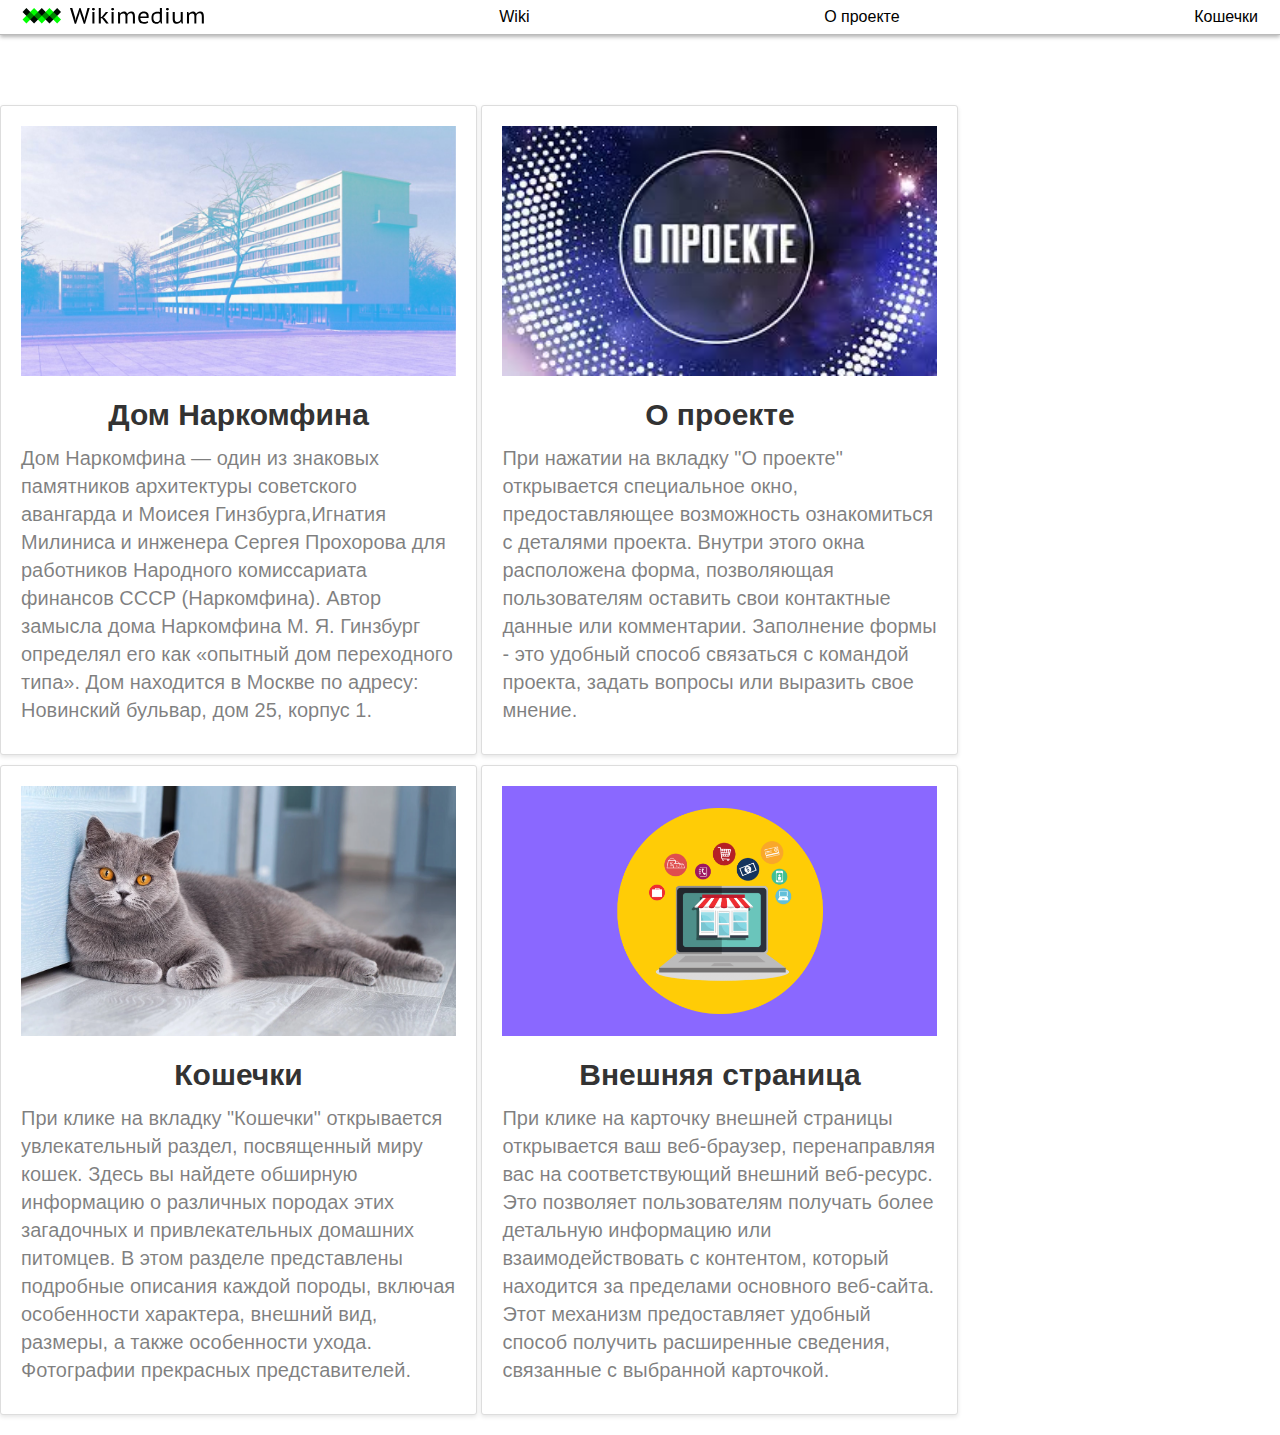
<file: index.html>
<!DOCTYPE html>
<html lang="ru" dir="ltr">
  <head>
    <meta charset="utf-8" />
    <meta name="viewport" content="width=device-width" />
    <title>Главная</title>
    <link rel="stylesheet" href="stylesheets/style.css" />
    <link rel="stylesheet" href="stylesheets/media-1.css" />
    <link rel="icon" type="image/x-icon" href="images/favicon.ico" />
    <link rel="icon" type="image/png" href="images/favicon.png" />
    <meta property="og:type" content="article" />
    <meta property="og:url" content="{page_url}" />
    <meta property="og:title" content="Wikimedium" />
    <meta property="og:description" content="Проект? обучающий основам html" />
    <meta property="og:image" content="{image_url}" />
  </head>
  <body>
    <!-- shapka -->
    <div class="menubar">
      <!-- a{text}*2 i nazhat tab  -->
      <!-- 1- Текстовые и графические гиперссылки, открывающиеся в текущем окне; -->
      <!-- 5- Показывающую посетителю его текущее положение, выделением фрагмента навигации -->
      <a href="index.html"><img src="images/logo.svg" alt="" /></a>
      <a href="wikimedium.html">Wiki</a>
      <a href="about.html">О проекте</a>
      <a href="page.html">Кошечки</a>
    </div>

    <div id="container">
      <div class="index_item">
        <img src="images/narkomfin.jpg" alt="" />
        <h1 id="s1">Дом Наркомфина</h1>
        <p>
          Дом Наркомфина — один из знаковых памятников архитектуры советского
          авангарда и Моисея Гинзбурга,Игнатия Милиниса и инженера Сергея
          Прохорова для работников Народного комиссариата финансов СССР
          (Наркомфина). Автор замысла дома Наркомфина М. Я. Гинзбург определял
          его как «опытный дом переходного типа». Дом находится в Москве по
          адресу: Новинский бульвар, дом 25, корпус 1.
        </p>
        <a href="wikimedium.html"></a>
      </div>
      <div class="index_item">
        <img src="images/project.png" alt="" />
        <h1 id="s1">О проекте</h1>
        <p>
          При нажатии на вкладку "О проекте" открывается специальное окно,
          предоставляющее возможность ознакомиться с деталями проекта. Внутри
          этого окна расположена форма, позволяющая пользователям оставить свои
          контактные данные или комментарии. Заполнение формы - это удобный
          способ связаться с командой проекта, задать вопросы или выразить свое
          мнение.
        </p>
        <a href="about.html"></a>
      </div>
      <div class="index_item">
        <img src="images/cat3.png" alt="" />
        <h1 id="s1">Кошечки</h1>
        <p>
          При клике на вкладку "Кошечки" открывается увлекательный раздел,
          посвященный миру кошек. Здесь вы найдете обширную информацию о
          различных породах этих загадочных и привлекательных домашних питомцев.
          В этом разделе представлены подробные описания каждой породы, включая
          особенности характера, внешний вид, размеры, а также особенности
          ухода. Фотографии прекрасных представителей.
        </p>
        <a href="page.html"></a>
      </div>
      <div class="index_item">
        <img src="images/out.png" alt="" />
        <h1 id="s1">Внешняя страница</h1>
        <p>
          При клике на карточку внешней страницы открывается ваш веб-браузер,
          перенаправляя вас на соответствующий внешний веб-ресурс. Это позволяет
          пользователям получать более детальную информацию или
          взаимодействовать с контентом, который находится за пределами
          основного веб-сайта. Этот механизм предоставляет удобный способ
          получить расширенные сведения, связанные с выбранной карточкой.
        </p>
        <a
          href="https://www.google.com/search?q=%D0%B2%D0%BD%D0%B5%D1%88%D0%BD%D1%8F%D1%8F+%D1%81%D1%82%D1%80%D0%B0%D0%BD%D0%B8%D1%86%D0%B0&oq=%D0%B2%D0%BD%D0%B5%D1%88%D0%BD%D1%8F%D1%8F+%D1%81%D1%82%D1%80%D0%B0%D0%BD%D0%B8%D1%86%D0%B0&gs_lcrp=EgZjaHJvbWUyBggAEEUYOTIKCAEQABgPGBYYHjIKCAIQABgPGBYYHtIBCDI2NzlqMGo3qAIAsAIA&sourceid=chrome&ie=UTF-8"
        ></a>
      </div>
    </div>

    <script src="javascripts/jquery-3.6.1.js" charset="utf-8"></script>
  </body>
</html>
</file>
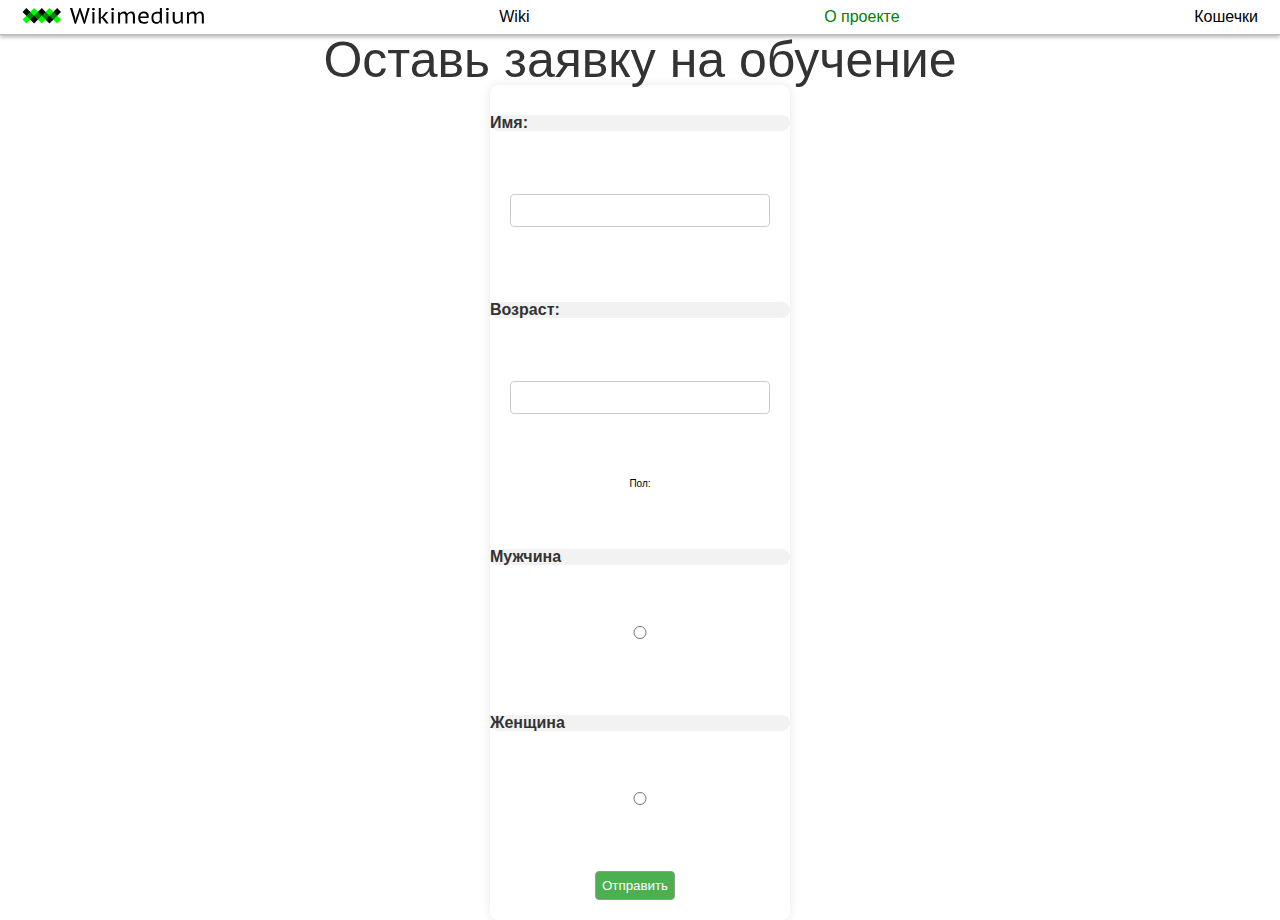
<file: about.html>
<!DOCTYPE html>
<html lang="ru" dir="ltr">
  <head>
    <meta charset="utf-8" />
    <meta name="viewport" content="width=device-width" />
    <title>О проекте</title>
    <link rel="stylesheet" href="stylesheets/about.css" />
    <link rel="stylesheet" href="stylesheets/style.css" />
    <link rel="icon" type="image/x-icon" href="images/favicon.ico" />
    <link rel="icon" type="image/png" href="images/favicon.png" />
  </head>

  <body>

    <!-- shapka -->
    
    <div class="all_about">
      <div class="menubar">
        <a href="index.html"><img src="images/logo.svg" alt="" /></a>
        <a href="wikimedium.html">Wiki</a>
        <a id="color-green" href="about.html">О проекте</a>
        <a href="page.html">Кошечки</a>
      </div>

      <h1 class="contact">Оставь заявку на обучение</h1>

<form id="contactForm" action="/submit_form.php" method="post">
    <!-- Text Input -->
    <label for="name">Имя:</label>
    <input type="text" id="name" name="name" required>

    <!-- Number Input -->
    <label for="age">Возраст:</label>
    <input type="number" id="age" name="age" min="1" required>

    <!-- Radio Input -->
    <p>Пол:</p>
    <label for="male">Мужчина</label>
    <input type="radio" id="male" name="gender" value="male" required>

    <label for="female">Женщина</label>
    <input type="radio" id="female" name="gender" value="female" required>

    <!-- Submit Button -->
    <button type="submit">Отправить</button>
</form>

<div class="thank-you-message" id="thankYouMessage">Спасибо за заявку! Мы скоро свяжемся с Вами!</div>

<script>
    document.getElementById('contactForm').addEventListener('submit', function (e) {
        e.preventDefault();

        // Hide the form
        document.getElementById('contactForm').style.display = 'none';

        // Show the thank-you message
        document.getElementById('thankYouMessage').style.display = 'block';
    });
</script>

    </body>
</html>
</file>
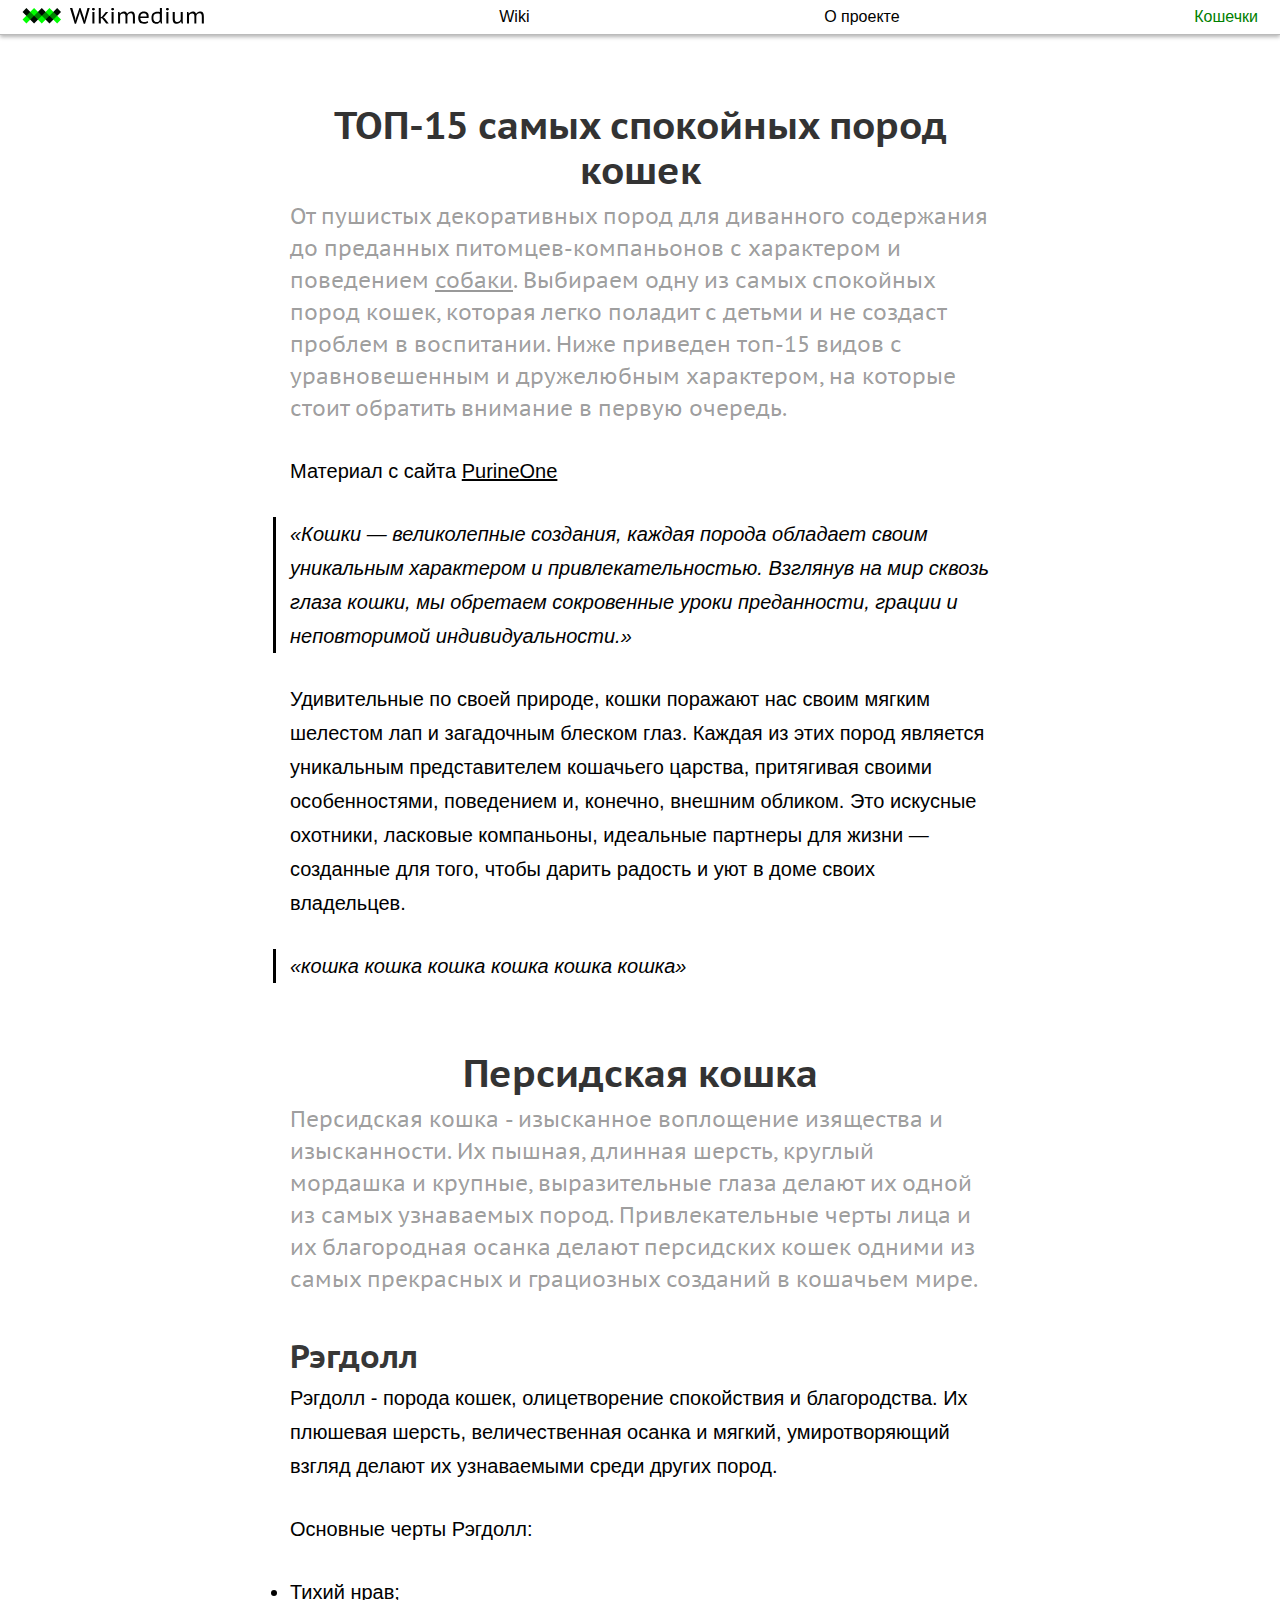
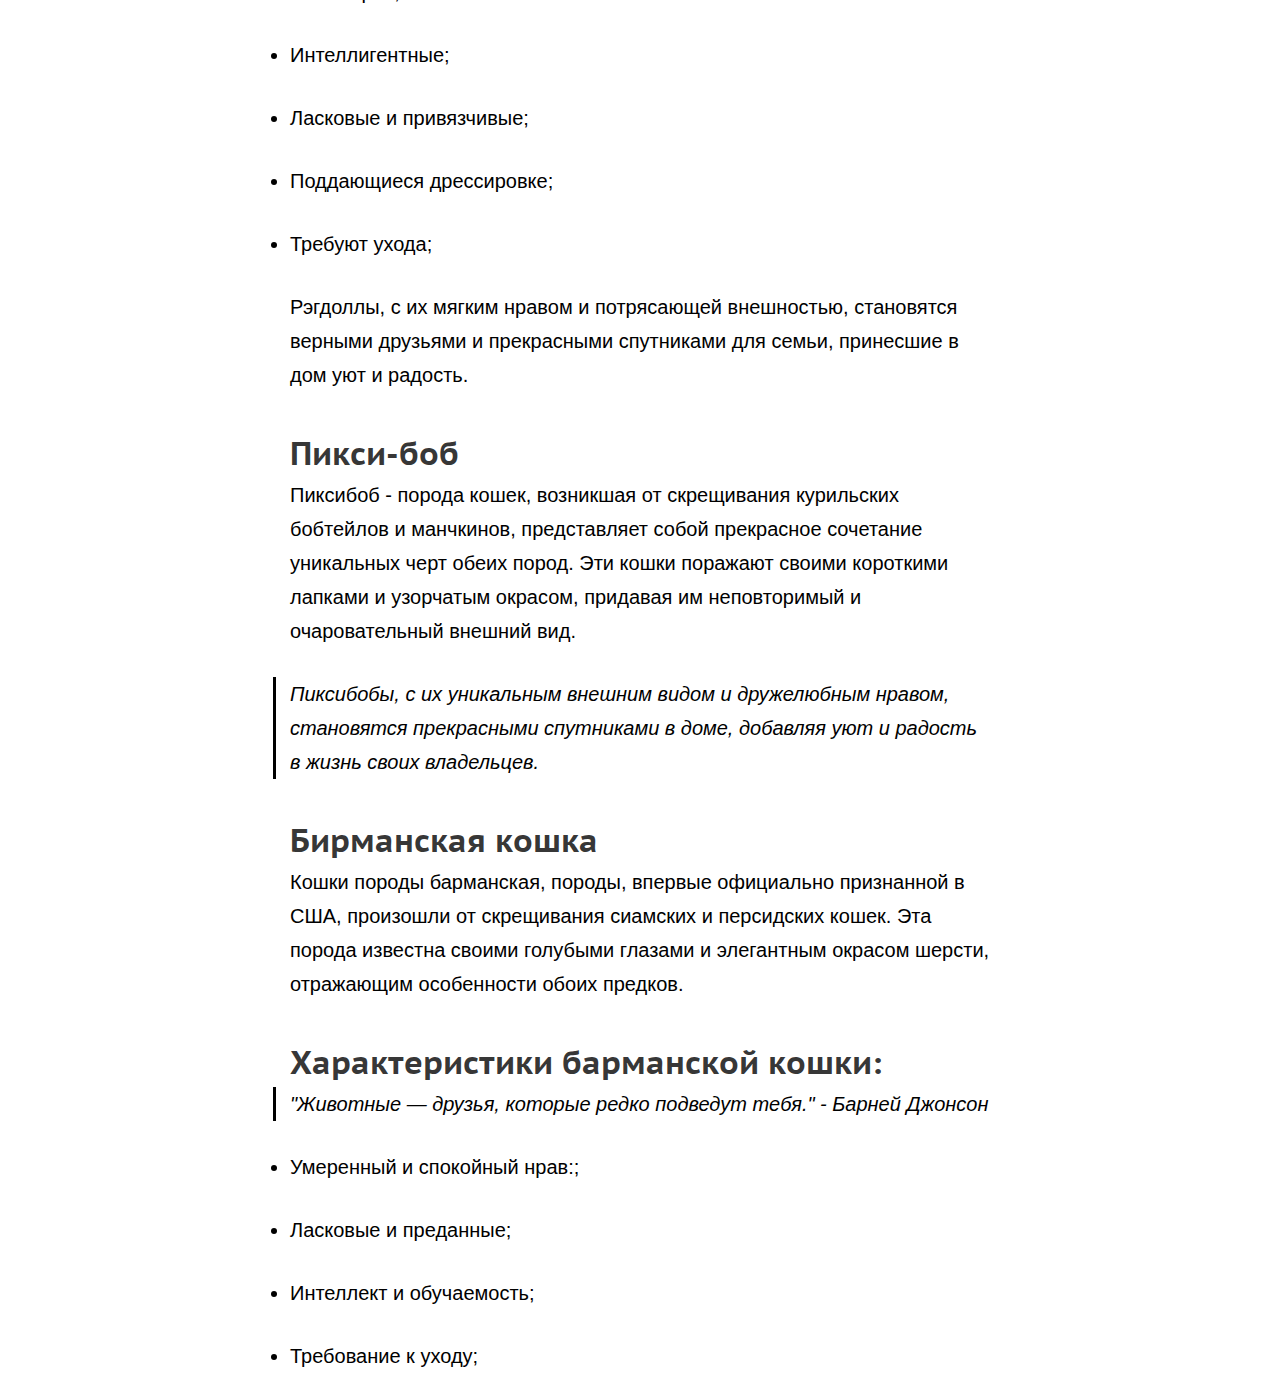
<file: page.html>
<!DOCTYPE html>
<html lang="en" dir="ltr">
  <head>
    <meta charset="utf-8">
    <title>ТОП-15 кошек</title>
    <meta name="viewport" content="width=device-width">
    <link rel="stylesheet" href="stylesheets/style.css">
    <link rel="stylesheet" href="stylesheets/media-2.css">
    <link rel="icon" type="image/x-icon" href="images/favicon.ico" />
    <link rel="icon" type="image/png" href="images/favicon.png" />
        <script src="javascripts/jquery-3.6.1.js" charset="utf-8"></script>
  </head>
  <body>
    <!-- шапка -->
    <!-- 4- Для перехода на начальную страницу Вашей среды, открывающуюся в текущем окне б`раузера -->
    <div class="menubar">
      <a href="index.html"><img src="images/logo.svg" alt=""></a>
      <a href="wikimedium.html">Wiki</a>
      <a href="about.html">О проекте</a>
      <a id="color-green" href="page.html">Кошечки</a>
    </div>
    <!-- меню -->
    <nav class="sidebar">
        <ul>
          <!-- 6- Навигацию (раздел 1, раздел 2, к началу ) внутри страницы с использование закладок; -->
          <!-- 7- нумерованный список  -->
          <li><a href="#s1">вступление</a></li>
          <li><a href="#s2">Персидская кошка</a></li>
          <li><a href="#s3">Рэгдолл</a></li>
          <li><a href="#s4">Пикси-боб</a></li>
          <li><a href="#s5">Бирманская кошка</a></li>
          <li><a href="#4">Рагамаффин</a></li>
          <li><a href="#5">Селкирк-рекс</a></li>
        </ul>
      </nav>
          <!-- блок1 -->
      <article>
      <h1 id="s1"><strong>ТОП-15 самых спокойных пород кошек
      </strong></h1>
      <p>
        <!-- 3- На один или несколько внешних сайтов или страниц внешних сайтов, открывающихся в новом окне браузера; -->
        <strong>От пушистых декоративных</strong> пород для диванного содержания до <strong>преданных питомцев-компаньонов</strong> с характером и поведением <a href="https://ru.wikipedia.org/wiki/%D0%A1%D0%BE%D0%B1%D0%B0%D0%BA%D0%B0" target="_blank">собаки</a>. Выбираем одну из самых спокойных пород кошек, которая легко поладит с детьми и не создаст проблем в воспитании. Ниже приведен топ-15 видов с уравновешенным и дружелюбным характером, на которые стоит обратить внимание в первую очередь.
      </p>
      <p>
        Материал с сайта <a href="https://www.purina.ru/cats/getting-a-new-cat/finding-the-right-cat-for-me/samye-spokojnye-porody-koshek" target="_blank">PurineOne</a>
      </p>
      <blockquote cite="http://">
        «Кошки — великолепные создания, каждая порода обладает своим уникальным характером и привлекательностью. Взглянув на мир сквозь глаза кошки, мы обретаем сокровенные уроки преданности, грации и неповторимой индивидуальности.»
      </blockquote>
      <p> Удивительные по своей природе, кошки поражают нас своим мягким шелестом лап и загадочным блеском глаз. Каждая из этих пород является уникальным представителем кошачьего царства, притягивая своими особенностями, поведением и, конечно, внешним обликом. Это искусные охотники, ласковые компаньоны, идеальные партнеры для жизни — созданные для того, чтобы дарить радость и уют в доме своих владельцев. </p>
      <blockquote cite="http://">
        «кошка кошка кошка кошка кошка кошка»
      </blockquote>
    
      <h1 id="s2"><strong>Персидская кошка
      </strong></h1>

      <p>Персидская кошка - изысканное воплощение изящества и изысканности. Их пышная, длинная шерсть, круглый мордашка и крупные, выразительные глаза делают их одной из самых узнаваемых пород. Привлекательные черты лица и их благородная осанка делают персидских кошек одними из самых прекрасных и грациозных созданий в кошачьем мире.</p>

      <h2 id="s3">Рэгдолл</h2>
      <p> 
        Рэгдолл - порода кошек, олицетворение спокойствия и благородства. Их плюшевая шерсть, величественная осанка и мягкий, умиротворяющий взгляд делают их узнаваемыми среди других пород.</p>
      <p> <strong>Основные черты Рэгдолл:</strong> </p>
      <ul>
        <li>Тихий нрав;</li>
        <li>Интеллигентные;</li>
        <li>Ласковые и привязчивые;</li>
        <li>Поддающиеся дрессировке;</li>
        <li>Требуют ухода;</li>
      </ul>

      <p>Рэгдоллы, с их мягким нравом и потрясающей внешностью, становятся верными друзьями и прекрасными спутниками для семьи, принесшие в дом уют и радость.</p>

      <h2 id="s4">Пикси-боб</h2>
      <p>Пиксибоб - порода кошек, возникшая от скрещивания курильских бобтейлов и манчкинов, представляет собой прекрасное сочетание уникальных черт обеих пород. Эти кошки поражают своими короткими лапками и узорчатым окрасом, придавая им неповторимый и очаровательный внешний вид.</p>
      <blockquote>Пиксибобы, с их уникальным внешним видом и дружелюбным нравом, становятся прекрасными спутниками в доме, добавляя уют и радость в жизнь своих владельцев.</blockquote>

      <h2 id="s5">Бирманская кошка</h2>
      <p>Кошки породы барманская, породы, впервые официально признанной в США, произошли от скрещивания сиамских и персидских кошек. Эта порода известна своими голубыми глазами и элегантным окрасом шерсти, отражающим особенности обоих предков.</p>
      <h2>Характеристики барманской кошки:</h2>
      <blockquote>"Животные — друзья, которые редко подведут тебя." - <strong>Барней Джонсон</strong> </blockquote>
      <ul>
        <li>Умеренный и спокойный нрав:;</li>
        <li>Ласковые и преданные;</li>
        <li>Интеллект и обучаемость;</li>
        <li>Требование к уходу;</li>
        </ul>

        <script>
        document.addEventListener('DOMContentLoaded', function() {
          const menuLinks = document.querySelectorAll('.sidebar a');
      
          menuLinks.forEach(link => {
              link.addEventListener('click', function(e) {
                  e.preventDefault();
      
                  const targetId = this.getAttribute('href');
                  const targetSection = document.querySelector(targetId);
      
                  targetSection.scrollIntoView({
                      behavior: 'smooth'
                  });
              });
          });
      });
      </script>

    
  </body>
</html>
</file>
<file: stylesheets/media-1.css>
@media only screen and (max-width: 970px) {
  #container {
    margin: 10px 20px;
    width: 95%;
  }
  .index_item {
    width: 741px;
  }
}

@media (max-width: 768px) {
  .index_item {
    width: 480px;
  }
}

@media (max-width: 576px) {
  .index_item {
    width: 360px;
  }
}

@media (max-width: 440px) {
  .index_item {
    width: 320px;
  }

  .menubar img {
    height: 10px;
  }

  .menubar {
    display: flex;
    justify-content: space-between;
    align-items: center;
    height: 35px;
    padding: 10px 22px;
    font-size: 13px;
    margin-left: -15px;
  }
}
</file>
<file: stylesheets/about.css>
.body {
  overflow-x: hidden;
}
section p {
  line-height: 38px;
  font-size: 26px;
}
section div:nth-child(even) img {
  padding: 80px 0 0 40px;
}
section:nth-of-type(2) div:nth-of-type(2) {
  margin: -86px auto 0 -79px;
}
section:nth-of-type(3) div:nth-of-type(1) {
  margin-top: -50px;
}
.bottom_block {
  text-align: center;
}
.bottom_block h2,
.bottom_block p {
  margin: 83px 308px 157px;
  width: 800px;
  text-align: center;
}
.bottom_block a {
  text-decoration: none;
  font-size: 18px;
  border: 1px solid black;
  display: inline-block;
  border-radius: 6px;
  padding: 18px 37px;
  margin: -24px 20px 83px 0;
}
.btn {
  color: white;
  background: black;
}
.wiki-navigation,
.cicade-navigation {
  color: #777;
}
.about-navigation {
  color: green;
}

/* таблца с добавлением ячеек */
* {
  box-sizing: border-box;
}
body {
  font-family: Arial, sans-serif;
}
.table_main1 {
  margin-bottom: 10px;
  margin-top: 50px;
  text-align: center;
  font-size: 50px;
  margin-bottom: 50px;
}
table {
  width: 100%;
  border-collapse: collapse;
  background: url('https://www.google.com/url?sa=i&url=https%3A%2F%2Fscientificrussia.ru%2Farticles%2Fkotiki-i-my&psig=AOvVaw3Lbk5DLvPwMlv1HxorP5NG&ust=1698940999093000&source=images&cd=vfe&opi=89978449&ved=0CBEQjRxqFwoTCMDsx8eWo4IDFQAAAAAdAAAAABAF');
}
th,
td {
  border: 1px solid #999;
  font-size: 14px;
  padding: 8px;
  text-align: left;
  font-weight: 400;
}
th {
  color: #990;
  cursor: pointer;
}
th:hover {
  background: #eee;
}
td > span {
  border-radius: 4px;
  padding: 6px;
}
.redType {
  background-color: #ffe2dd;
}
.greenType {
  background-color: #dbeddb;
}
form {
  display: flex;
  align-items: center;
  justify-content: space-between;
  margin-top: 52px;
  gap: 19px;
  align-items: center;
}
form input,
form select,
form button {
  padding: 6px;
  margin-right: 10px;
  border: 1px solid #999;
  border-radius: 4px;
}
form button {
  cursor: pointer;
}

/* таблица с картинкой  */

* {
  box-sizing: border-box;
}
.table-name {
  margin-bottom: 10px;
  margin-top: 50px;
  text-align: center;
  font-size: 50px;
  margin-bottom: 50px;
}
.catimg {
  width: 100%;
  opacity: 100%;
}
.catimg2 {
  width: 100%;
  opacity: 100%;
}
body {
  font-family: Arial, sans-serif;
  margin: 0;
  padding: 0;
}

.urlo td {
  width: 100%;
  height: 100%;
}
.burlo {
  width: 100%;
  height: 100px;
  border-collapse: collapse;
}
.burlo td {
  background-image: url('./images/cat2.png'); /* Путь к изображению внутри ячейки */
  background-size: cover;
}

/* 11- Фрагмент с работающе формой для отправки информации на удаленный сервер контактных данных посетителя (фамилия, имя, мобильный телефон, электронка, дата отправки сообщения); */
.h-tittle2 {
  margin-bottom: 10px;
  margin-top: 50px;
  text-align: center;
  font-size: 50px;
}
form {
  display: flex;
  flex-direction: column;
  align-items: flex-start;
  gap: 50px;
  height: 100%;
  width: auto;
  border: none;
  margin-bottom: 108px;
  margin-left: 19px;
  align-items: center;
}
.formochka {
  width: 20%;
  margin-bottom: 70px;
}
label {
  border-radius: 10px;
  display: flex;
  flex-direction: column;
  width: 300px;
  background: #f2f2f2;
  border: none;
  gap: 20px;
}
input {
  display: flex;
  width: 300px;
  height: auto;
  flex-direction: row;
  align-items: flex-start;
  padding: 2px;
  border-radius: 10px;
  border: none;
}
.send-form {
  width: 300px;
  color: white;
  background-color: green;
  border-radius: 10px;
  margin-top: -30px;
}
.send-forma {
  width: 300px;
  color: white;
  background-color: green;
  border-radius: 10px;
}

/* 12 task */
.form-twelve {
  gap: 13px;
}

/* PASSPORT */
.passport-container {
  width: auto;
  height: auto;
}
.image {
  position: absolute;
  z-index: 1;
  width: 80vh;
}

.passport,
.next-page {
  position: absolute;
  z-index: 2;
}

/* h2 {
    font-size: 20px;
    text-transform: uppercase;
    top: 20px;
    position: absolute;
    width: 511px;
  } */
.text_start {
  font-size: 20px;
  text-transform: uppercase;
  top: 20px;
  position: absolute;
  width: 511px;
}

p {
  font-size: 10px;
}

span {
  text-transform: uppercase;
  font-size: 16px;
}

.adress {
  top: 67px;
  left: 31px;
  width: 500px;
  position: absolute;
}

.data {
  top: 153px;
  left: 32px;
  width: 204px;
  position: absolute;
}

.subdivision {
  position: absolute;
  top: 153px;
  left: 204px;
  width: 204px;
}

.district,
.numbers {
  text-transform: uppercase;
}

.lastname {
  position: absolute;
  top: 330px;
  left: 178px;
  width: 204px;
}

.name {
  position: absolute;
  top: 387px;
  left: 178px;
  width: 204px;
}

.surname {
  position: absolute;
  top: 416px;
  left: 178px;
  width: 204px;
}

.gender {
  position: absolute;
  top: 443px;
  left: 178px;
  width: 204px;
}

.birth-data {
  position: absolute;
  top: 438px;
  left: 257px;
  width: 130px;
  line-height: 100%;
}

.birth-place {
  position: absolute;
  top: 466px;
  left: 178px;
  width: 131px;
  line-height: 100%;
}

form {
  background-color: #fff;
  border-radius: 8px;
  box-shadow: 0 0 10px rgba(0, 0, 0, 0.1);
  padding: 20px;
  width: 300px;
}

h1 {
  text-align: center;
  color: #333;
  font-size: 50px;
}

label {
  display: block;
  margin: 10px 0 5px;
  font-weight: bold;
  color: #333;
}

input[type='text'],
input[type='number'] {
  width: 100%;
  padding: 8px;
  margin: 5px 0 15px;
  box-sizing: border-box;
  border: 1px solid #ccc;
  border-radius: 4px;
}

input[type='radio'] {
  margin-right: 5px;
}

button {
  background-color: #4caf50;
  color: #fff;
  padding: 10px 15px;
  border: none;
  border-radius: 4px;
  cursor: pointer;
}

button:hover {
  background-color: #45a049;
}

/* Form Styles */
#contactForm {
  max-width: 400px;
  margin: 0 auto;
}

label {
  display: block;
  margin-bottom: 8px;
}

input,
radio {
  width: 100%;
  padding: 8px;
  margin-bottom: 16px;
  box-sizing: border-box;
}

button {
  background-color: #4caf50;
  color: white;
  padding: 10px 15px;
  border: none;
  border-radius: 5px;
  cursor: pointer;
}

/* Thank-you Message Styles */
.thank-you-message {
  display: none;
  background-color: #4caf50;
  color: white;
  padding: 20px;
  margin-top: 20px;
  border-radius: 5px;
  text-align: center;
}
</file>
<file: stylesheets/media-2.css>
@media (max-width: 950px) {
  .index_item {
    width: 720px;
  }
  hr {
    width: 100%;
  }
  figcaption {
    width: 750px;
  }
}

@media (max-width: 768px) {
  .index_item {
    width: 480px;
  }
  h1 {
    width: 550px;
    font-size: 26px;
  }
  h2 {
    width: 550px;
    font-size: 24px;
  }
  h3 {
    width: 550px;
    font-size: 24px;
  }
  h4 {
    width: 550px;
    font-size: 20px;
  }
  p {
    width: 550px;
  }
  ol {
    width: 550px;
  }
  blockquote {
    width: 550px;
  }
  ul,
  li {
    width: 550px;
  }
  figcaption {
    width: 550px;
  }
}

@media (max-width: 576px) {
  .index_item {
    width: 360px;
  }
  h1 {
    width: 420px;
    font-size: 24px;
  }
  h2 {
    width: 420px;
    font-size: 22px;
  }
  h3 {
    width: 420px;
    font-size: 24px;
  }
  h4 {
    width: 420px;
    font-size: 20px;
  }
  p {
    width: 420px;
  }
  ol {
    width: 420px;
  }
  blockquote {
    width: 420px;
  }
  ul,
  li {
    width: 420px;
  }
  figcaption {
    width: 420px;
  }
}

@media (max-width: 440px) {
  .index_item {
    width: 320px;
  }

  .menubar img {
    height: 10px;
  }

  .menubar {
    display: flex;
    justify-content: space-between;
    align-items: center;
    height: 35px;
    padding: 10px 22px;
    font-size: 13px;
    margin-left: -15px;
  }
  article h1 {
    margin-top: 25px;
  }
  h1 {
    width: 320px;
    font-size: 24px;
    font-weight: 500;
  }
  h3 {
    width: 320px;
    font-size: 24px;
  }
  h4 {
    width: 320px;
    font-size: 20px;
  }
  strong {
    /* font-weight: 400; */
    font-size: 24px;
  }
  article h2 {
    width: 320px;
    font-size: 24px;
    font-weight: 700;
  }
  h2 {
    width: 320px;
    font-size: 16px;
  }
  p {
    width: 320px;
    font-size: 12px;
  }
  ol {
    width: 320px;
  }
  blockquote {
    width: 320px;
  }
  ul,
  li {
    width: 320px;
  }
  figcaption {
    width: 320px;
  }
}
</file>
<file: stylesheets/style.css>
@import 'reset.css';
@import url('https://fonts.googleapis.com/css?family=PT+Sans+Caption:400,700|PT+Sans:400,400i,700,700i&amp;subset=cyrillic');
@import 'layout.css';
@import 'sidebar.css';
@import 'content.css';
@import 'menubar.css';
@import 'about.css';
@import 'index.css';
@import 'responsive.css';
</file>
